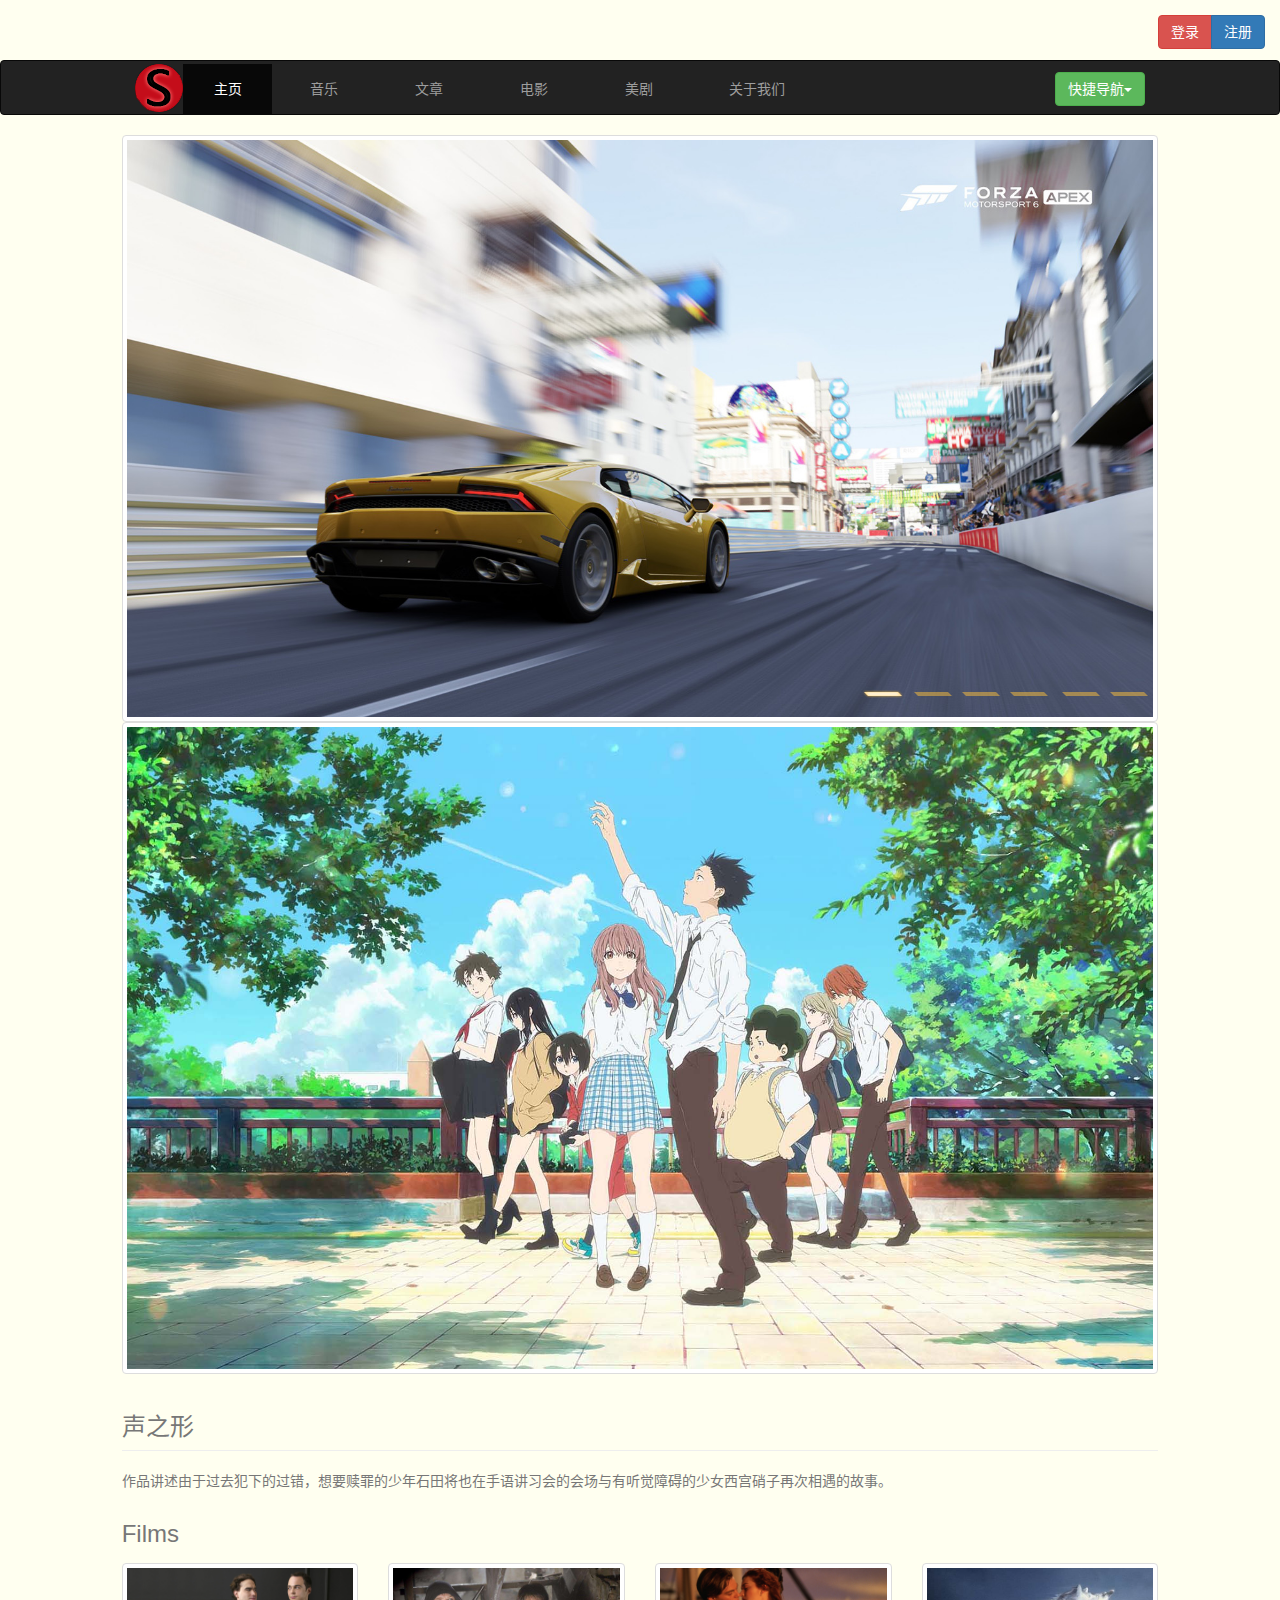
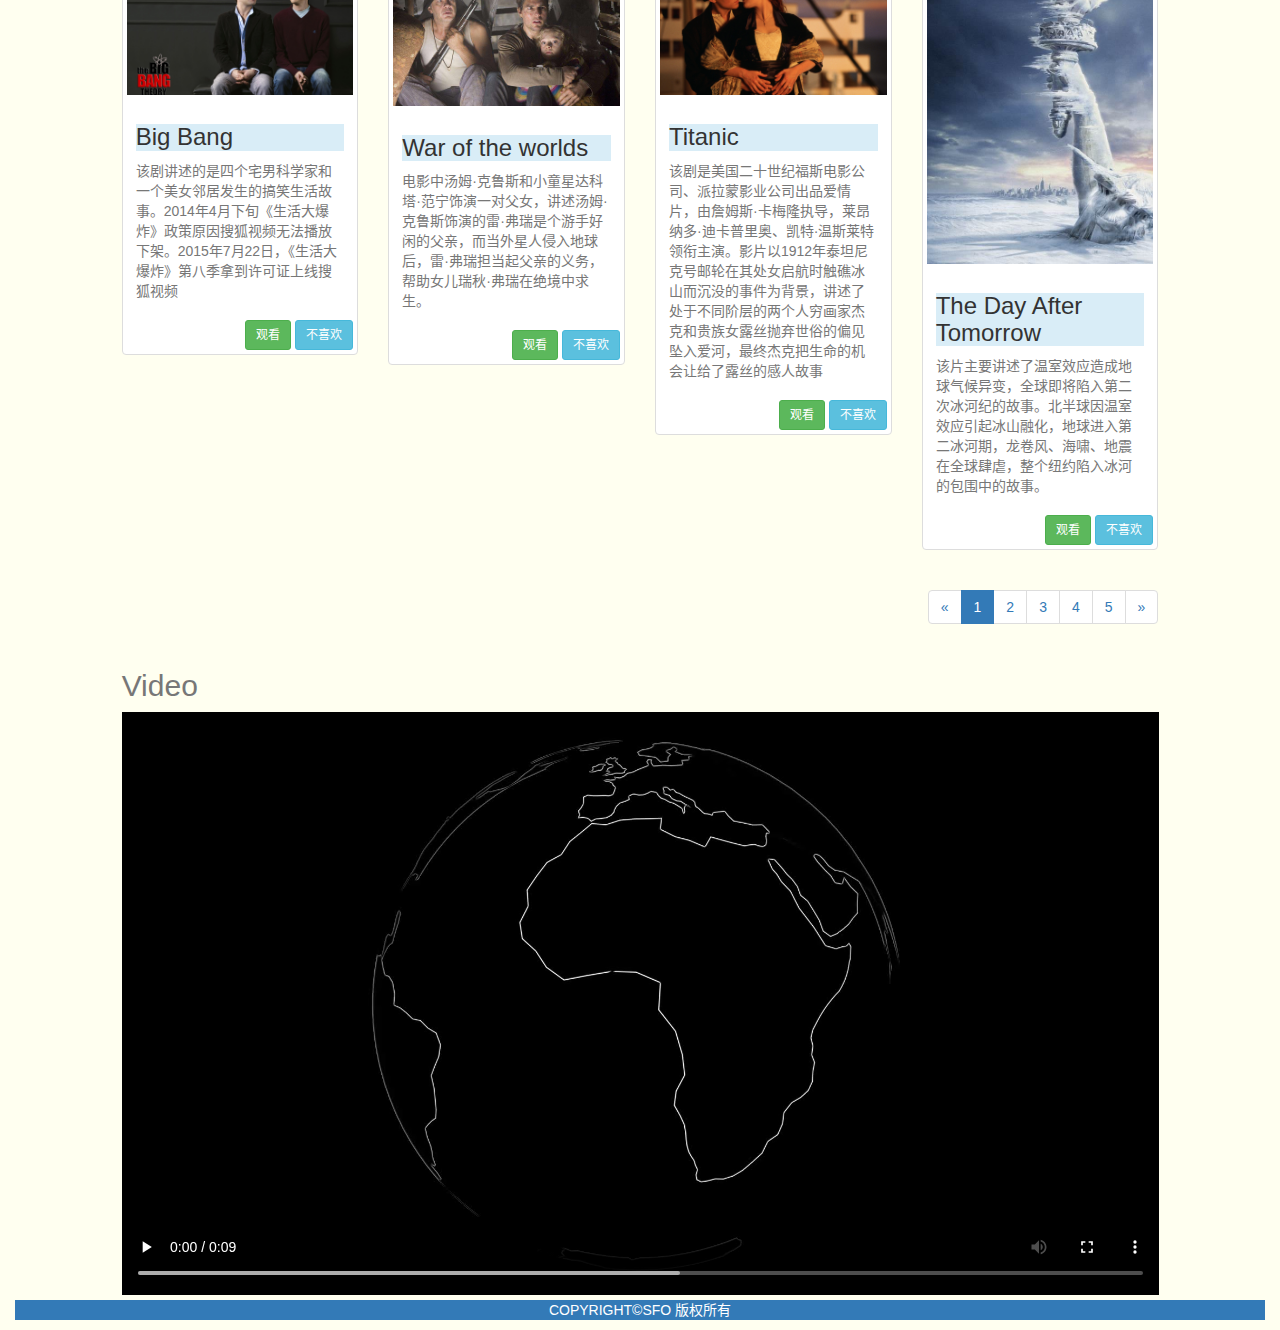
<file: index.html>
<!DOCTYPE html>
<html lang="zh-cn">
    <head>
        <meta charset="utf-8">
        <title>SFO's Blog</title>
        <link rel="icon" href="images/HP2.ico" type="image/x-icon" />
        <link rel="shortcut icon" href="images/HP2.ico" type="image/x-icon" />
        <meta name="viewport" content="width=device-width,initial-scale=1,user-scalable=no">
        <link rel="stylesheet" href="bootstrap/css/bootstrap.min.css">
        <script src="bootstrap/js/jquery.min.js"></script>
        <script src="bootstrap/js/bootstrap.min.js"></script>
        <script type="text/javascript">
        /*1.定时器，反复性定时器
          2.页面加载完成才会去切换图片，onload事件
          3.鼠标放到图片上，图片停止，鼠标离开，图片就会动起来
          4.鼠标放到列表上，图片停止到对应的图片上，背景颜色改变
          5.鼠标离开列表，图片自动切换，背景颜色也自动切换
        */
       //页面加载完成之后让图片自动动起来
         var dsq;
         var i=1;
         window.onload=init;
         function init(){
          var obj=document.getElementById("li1");
          obj.src="images/d2.png";
          dsq=window.setInterval("tupian()",1500);
         }
         //让图片自动切换的图片
         function tupian(){
          i++;
          if(i>6){
            i=1;
          }
          var obj=document.getElementById("d1");
          obj.src="images/dd_scroll_"+i+".jpg";
          ys();
          var yanse=document.getElementById("li"+i);
          yanse.src="images/d2.png";
         }
         //鼠标放上图片停止
         function stopTu(){
          window.clearInterval(dsq);
         }
         //鼠标离开图片自动切换
         function startTu(){
          dsq=window.setInterval("tupian()",1500);
         }
         //鼠标放到列表上，图片停止
         function tingTu(n,m){
          i=n;
          var obj=document.getElementById("d1");
          obj.src="images/dd_scroll_"+n+".jpg";
          window.clearInterval(dsq);
          ys();
          m.src="images/d2.png";
         }
         //鼠标离开列表，图片继续自动切换
         function dongTu(){
          dsq=window.setInterval("tupian()",1500);

         }
         function ys(){
          for(var j=1;j<=6;j++){
            var allobj=document.getElementById("li"+j);
            allobj.src="images/d1.png";
          }
         }
        </script>
        <style>
          *{
            margin:0;
            padding:0;
          }
          div[class*="col"]{
            /*border:1px solid #333333;*/
          }
          video{
            width:100%;
          }
          nav{

          }
          .gd{
           /* border:1px solid red;
            width:1604px;*/
            margin:0 auto;

          }
          .gl ul{
            margin:0;
            padding:0;
          }
          .gl ul li{
            padding:0;
            margin:0;
            line-height:30px;
          }
          .bxt{
            position:absolute;
            right:20px;
            bottom:10px;
          }
        </style>
    </head>
    <body style="background:ivory">
      <header style="width:100%;height:60px;">
        <div class="btn-group pull-right" style="padding:15px">
            <a href="sign-in.html" class="btn btn-danger" active>登录</a>
            <a href="sign-up.html" class="btn btn-primary" active>注册</a>
        </div>
      </header>
      <nav class="navbar navbar-default navbar-inverse">
        <div class="container-fluid">
          <div class="col-xs-10 col-sm-10 col-md-10 col-lg-10 col-xs-offset-1 col-sm-offset-1 col-md-offset-1 col-lg-offset-1">
            <div class="navbar-header">
              <a href="#"><img src="images/TP3.png" alt="tp"></a>
            </div>
            <div class="collapse navbar-collapse">
              <ul class="nav navbar-nav navbar-left">
                <li class="active"><a href="#">&nbsp;&nbsp;&nbsp;&nbsp;主页&nbsp;&nbsp;&nbsp;&nbsp;</a></li>
                <li><a href="#">&nbsp;&nbsp;&nbsp;&nbsp;&nbsp;&nbsp;音乐&nbsp;&nbsp;&nbsp;&nbsp;&nbsp;&nbsp;</a></li>
                <li><a href="#">&nbsp;&nbsp;&nbsp;&nbsp;&nbsp;&nbsp;文章&nbsp;&nbsp;&nbsp;&nbsp;&nbsp;&nbsp;</a></li>
                <li><a href="#">&nbsp;&nbsp;&nbsp;&nbsp;&nbsp;&nbsp;电影&nbsp;&nbsp;&nbsp;&nbsp;&nbsp;&nbsp;</a></li>
                <li><a href="#">&nbsp;&nbsp;&nbsp;&nbsp;&nbsp;&nbsp;美剧&nbsp;&nbsp;&nbsp;&nbsp;&nbsp;&nbsp;</a></li>
                <li><a href="#">&nbsp;&nbsp;&nbsp;&nbsp;&nbsp;&nbsp;关于我们&nbsp;&nbsp;&nbsp;&nbsp;&nbsp;&nbsp;</a></li>
              </ul>
              <ul class="nav navbar-nav navbar-right">
                <li class="dropdown">
                  <button class="btn btn-success navbar-btn" data-toggle="dropdown">快捷导航<span class="caret"></span></button>
                  <ul class="dropdown-menu navbar-right">
                    <li><a href="#">主页</a></li>
                    <li><a href="#">音乐</a></li>
                    <li><a href="#">文章</a></li>
                    <li><a href="#">电影</a></li>
                    <li><a href="#">美剧</a></li>
                  </ul>
                </li>
              </ul>
            </div>
          </div>
        </div>
      </nav>
      <div class="container-fluid" style="background:ivory;clear:both;">
        <div class="row">
          <!--这是滚动图片部分-->
          <div class="col-xs-10 col-sm-10 col-md-10 col-lg-10 col-xs-offset-1 col-sm-offset-1 col-md-offset-1 col-lg-offset-1">
            <img id="d1" src="images/dd_scroll_1.jpg" onmouseover="stopTu()" onmouseout="startTu()" class="img-responsive img-thumbnail">
            <div class="bxt">
              <ul class="list-unstyled list-inline">
                <li><img id="li1" onmouseover="tingTu(1,this)" onmouseout="dongTu()" src="images/d1.png"></li><!--
             --><li><img id="li2" onmouseover="tingTu(2,this)" onmouseout="dongTu()" src="images/d1.png"></li><!--
             --><li><img id="li3" onmouseover="tingTu(3,this)" onmouseout="dongTu()" src="images/d1.png"></li><!--
             --><li><img id="li4" onmouseover="tingTu(4,this)" onmouseout="dongTu()" src="images/d1.png"></li><!--                  -->
                <li><img id="li5" onmouseover="tingTu(5,this)" onmouseout="dongTu()" src="images/d1.png"></li><!--
             --><li><img id="li6" onmouseover="tingTu(6,this)" onmouseout="dongTu()" src="images/d1.png"></li>
              </ul>
            </div>
          </div>
        </div>
        <div class="row">
          <div class="col-xs-10 col-sm-10 col-md-10 col-lg-10 col-xs-offset-1 col-sm-offset-1 col-md-offset-1 col-lg-offset-1">
            <img src="images/szx3.jpg" alt="动漫" class="img-responsive img-thumbnail" />
            <h3 class="page-header text-muted">声之形</h3>
            <p class="text-muted">作品讲述由于过去犯下的过错，想要赎罪的少年石田将也在手语讲习会的会场与有听觉障碍的少女西宫硝子再次相遇的故事。
            </p>
          </div>
        </div>
        <div class="row">
          <div class="col-xs-10 col-sm-10 col-md-10 col-lg-10 col-xs-offset-1 col-sm-offset-1 col-md-offset-1 col-lg-offset-1">
            <h3 class="text-muted">Films</h3>
          </div>
        </div>
        <div class="row"  style="margin-top:6px">
          <div class="col-xs-10 col-sm-10 col-md-10 col-lg-10 col-xs-offset-1 col-sm-offset-1 col-md-offset-1 col-lg-offset-1">
            <div class="row">
              <div class="col-lg-3 col-md-4 col-sm-6 col-xs-6">
                <div class="thumbnail">
                  <img src="images/Bigbang6.jpg" alt="生活大爆炸" class="img-responsive">
                  <div class="caption">
                    <h3 class="bg-info">Big Bang</h3>
                    <p class="text-muted">该剧讲述的是四个宅男科学家和一个美女邻居发生的搞笑生活故事。2014年4月下旬《生活大爆炸》政策原因搜狐视频无法播放下架。2015年7月22日，《生活大爆炸》第八季拿到许可证上线搜狐视频</p>
                  </div>
                  <div class="text-right">
                    <button class="btn btn-success btn-sm">观看</button>
                    <button class="btn btn-info btn-sm">不喜欢</button>
                  </div>
                </div>
              </div>
                <div class="col-lg-3 col-md-4 col-sm-6 col-xs-6">
                  <div class="thumbnail">
                    <img src="images/ww1.jpg" alt="世界大战" class="img-responsive">
                    <div class="caption">
                      <h3 class="bg-info">War of the worlds</h3>
                      <p class="text-muted">电影中汤姆·克鲁斯和小童星达科塔·范宁饰演一对父女，讲述汤姆·克鲁斯饰演的雷·弗瑞是个游手好闲的父亲，而当外星人侵入地球后，雷·弗瑞担当起父亲的义务，帮助女儿瑞秋·弗瑞在绝境中求生。</p>
                    </div>
                    <div class="text-right">
                      <button class="btn btn-success btn-sm">观看</button>
                      <button class="btn btn-info btn-sm">不喜欢</button>
                    </div>
                  </div>
                </div>
                <div class="col-lg-3 col-md-4 col-sm-6 col-xs-6">
                  <div class="thumbnail">
                    <img src="images/Titanic1.jpg" alt="泰坦尼克号" class="img-responsive">
                    <div class="caption">
                      <h3 class="bg-info">Titanic</h3>
                      <p class="text-muted">该剧是美国二十世纪福斯电影公司、派拉蒙影业公司出品爱情片，由詹姆斯·卡梅隆执导，莱昂纳多·迪卡普里奥、凯特·温斯莱特领衔主演。影片以1912年泰坦尼克号邮轮在其处女启航时触礁冰山而沉没的事件为背景，讲述了处于不同阶层的两个人穷画家杰克和贵族女露丝抛弃世俗的偏见坠入爱河，最终杰克把生命的机会让给了露丝的感人故事</p>
                    </div>
                    <div class="text-right">
                      <button class="btn btn-success btn-sm">观看</button>
                      <button class="btn btn-info btn-sm">不喜欢</button>
                    </div>
                  </div>
                </div>
                <div class="col-lg-3 col-md-4 col-sm-6 col-xs-6">
                  <div class="thumbnail">
                    <img src="images/ht1.jpg" alt="后天" class="img-responsive">
                    <div class="caption">
                      <h3 class="bg-info">The Day After Tomorrow</h3>
                      <p class="text-muted">该片主要讲述了温室效应造成地球气候异变，全球即将陷入第二次冰河纪的故事。北半球因温室效应引起冰山融化，地球进入第二冰河期，龙卷风、海啸、地震在全球肆虐，整个纽约陷入冰河的包围中的故事。</p>
                    </div>
                    <div class="text-right">
                      <button class="btn btn-success btn-sm">观看</button>
                      <button class="btn btn-info btn-sm">不喜欢</button>
                    </div>
                  </div>
                </div>
              </div>
            </div>
          </div>
          <div class="row">
            <div class="col-xs-10 col-sm-10 col-md-10 col-lg-10 col-xs-offset-1 col-sm-offset-1 col-md-offset-1 col-lg-offset-1">
              <div class="pull-right">
                <ul class="pagination">
                  <li><a href="#">&laquo;</a></li>
                  <li class="active"><a href="#">1</a></li>
                  <li><a href="#">2</a></li>
                  <li><a href="#">3</a></li>
                  <li><a href="#">4</a></li>
                  <li><a href="#">5</a></li>
                  <li><a href="#">&raquo;</a></li>
                </ul>
              </div>
            </div>
          </div>
          <div class="row">
            <div class="col-xs-10 col-sm-10 col-md-10 col-lg-10 col-xs-offset-1 col-sm-offset-1 col-md-offset-1 col-lg-offset-1">
              <h2 class="text-muted">Video</h2>
              <table>
                <tr>
                  <td rowspan="2">
                    <video controls="controls">
                      <source src="videos/v1.mp4" type="video/mp4"></source>
                      <source src="videos/v2.webm" type="video/webm"></source>
                      <source src="videos/v3.ogg" type="video/ogg"></source>
                    </video>
                  </td>
                </tr>
              </table>
            </div>
          </div>
          <footer>
            <p class="text-center text-info bg-primary">COPYRIGHT&copy;SFO&nbsp;版权所有</p>
          </footer>
      </div>
    </body>
</html>
</file>
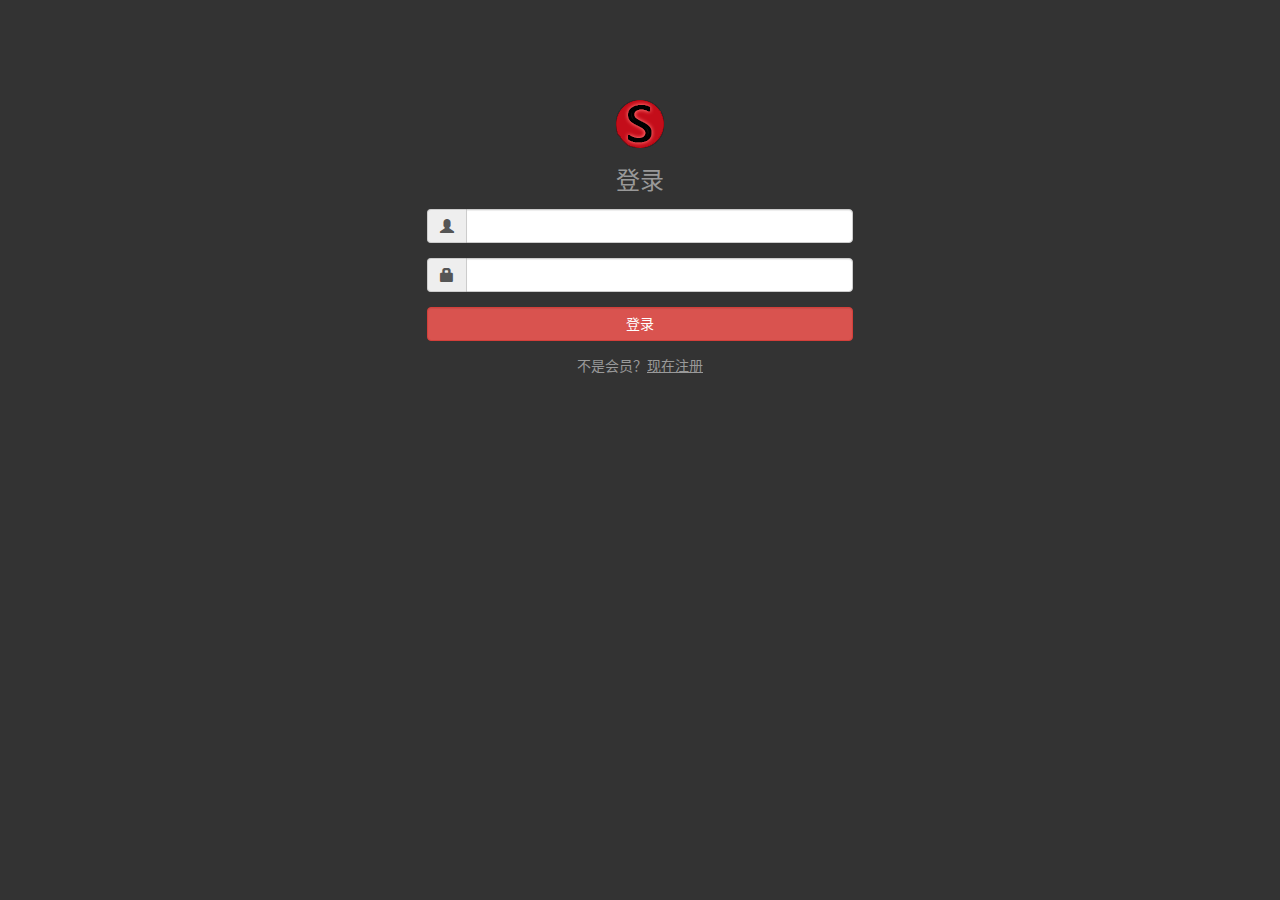
<file: sign-in.html>
<!DOCTYPE html>
<html lang="zh-cn">
    <head>
        <meta charset="utf-8">
        <title>S-Sign</title>
        <meta name="viewport" content="width=device-width,initial-scale=1,user-scalable=no">
        <link rel="stylesheet" href="bootstrap/css/bootstrap.min.css">
        <script src="bootstrap/js/jquery.min.js"></script>
        <script src="bootstrap/js/bootstrap.min.js"></script>
        <style>
          *{
            margin:0;
            padding:0;
          }
          .sign-in{
            /*width:480px;*/
            height:300px;
            margin:6% auto;
          }
          .bz{
            /*width:300px;*/
            margin:5px auto;
          }
          .sign-info{
            color:#999999;
          }
          .btn-m{
            padding:0;
          }
          a.sign-up:link{
            color:#999999;
          }
          a.sign-up:visited{
            color:#999999;
          }
          a.sign-up:hover{
            color:#aaaaaa;
          }
          a.sign-up:active{
            color:#999999;
          }
        </style>
    </head>
    <body style="background:#333333">
      <div class="container-fluid">
        <div class="sign-in">
          <div class="row">
            <div class="bz col-xs-12 col-sm-12 col-md-12 col-lg-12">
              <h1 class="text-center"><a href="index.html"><img src="images/TP3.png" alt="bz"></a></h1>
              <h3 class="text-center"><p class="sign-info">登录</p></h3>
            </div>
          </div>
          <form class="form-horizontal">
              <div class="form-group">
                <div class="wid input-group col-xs-8 col-sm-6 col-md-4 col-lg-4 col-xs-offset-2 col-sm-offset-3 col-md-offset-4 col-lg-offset-4">
                  <span class="input-group-addon"><span class="glyphicon glyphicon-user"></span></span>
                  <input type="text" name="username" class="form-control">
                </div>
              </div>
              <div class="form-group">
                <div class="input-group col-xs-8 col-sm-6 col-md-4 col-lg-4 col-xs-offset-2 col-sm-offset-3 col-md-offset-4 col-lg-offset-4">
                  <span class="input-group-addon"><span class="glyphicon glyphicon-lock"></span></span>
                  <input type="password" name="pwd" class="form-control">
                </div>
              </div>
              <div class="form-group">
                <div class="btn-m col-xs-8 col-sm-6 col-md-4 col-lg-4 col-xs-offset-2 col-sm-offset-3 col-md-offset-4 col-lg-offset-4">
                  <button type="submit" class="btn btn-danger form-control" active>登录</button>
                </div>
              </div>
          </form>
          <p class="text-center sign-info">不是会员？<u><a class="sign-up" href="index.html">现在注册</a></u></p>
        </div>
      </div>
    </body>
</html>
</file>
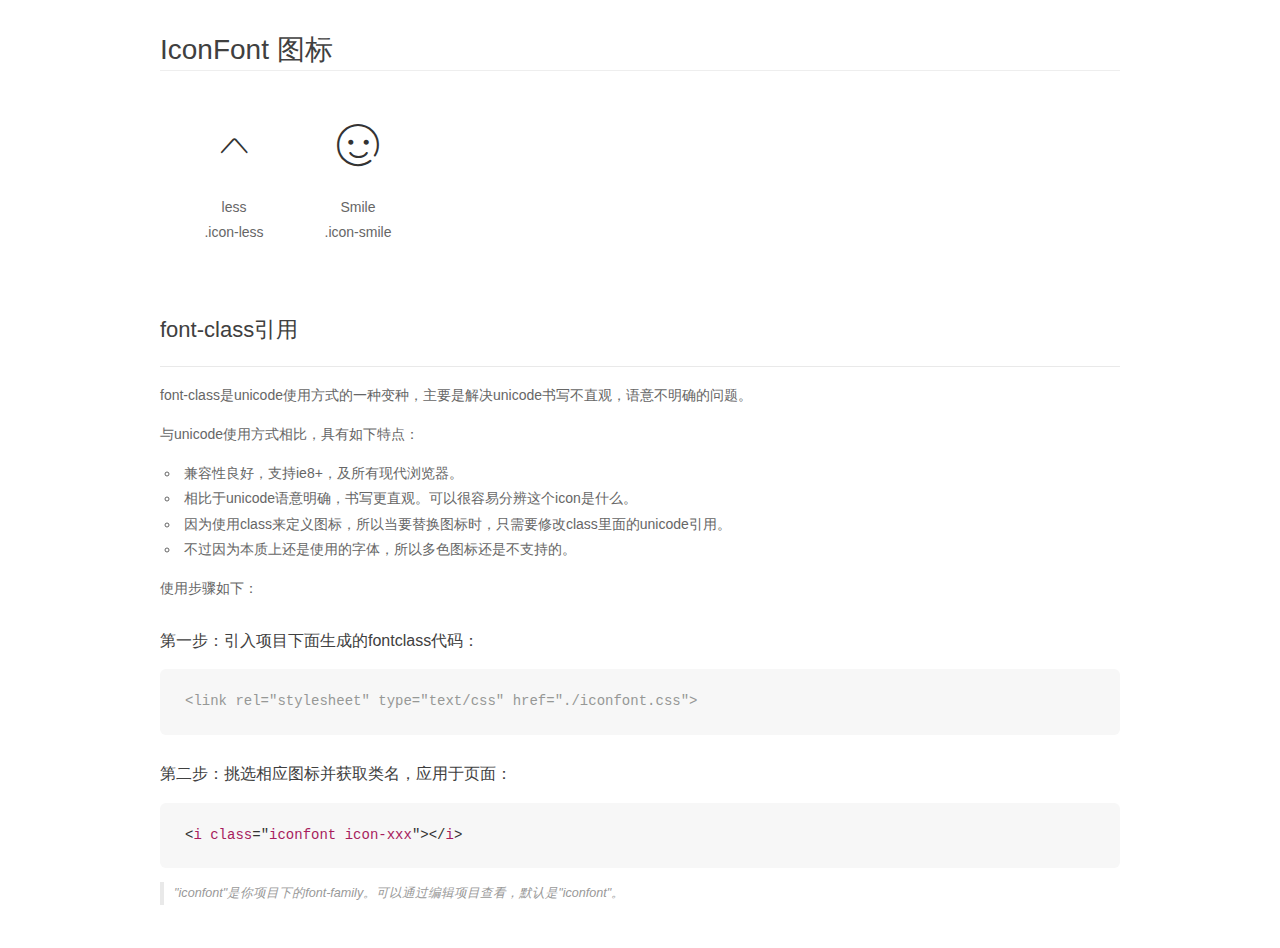
<file: font/download/font_pwmmq7czqjpds4i/demo_fontclass.html>
<!DOCTYPE html>
<html>
<head>
    <meta charset="utf-8"/>
    <title>IconFont</title>
    <link rel="stylesheet" href="demo.css">
    <link rel="stylesheet" href="iconfont.css">
</head>
<body>
    <div class="main markdown">
        <h1>IconFont 图标</h1>
        <ul class="icon_lists clear">
            
                <li>
                <i class="icon iconfont icon-less"></i>
                    <div class="name">less</div>
                    <div class="fontclass">.icon-less</div>
                </li>
            
                <li>
                <i class="icon iconfont icon-smile"></i>
                    <div class="name">Smile</div>
                    <div class="fontclass">.icon-smile</div>
                </li>
            
        </ul>

        <h2 id="font-class-">font-class引用</h2>
        <hr>

        <p>font-class是unicode使用方式的一种变种，主要是解决unicode书写不直观，语意不明确的问题。</p>
        <p>与unicode使用方式相比，具有如下特点：</p>
        <ul>
        <li>兼容性良好，支持ie8+，及所有现代浏览器。</li>
        <li>相比于unicode语意明确，书写更直观。可以很容易分辨这个icon是什么。</li>
        <li>因为使用class来定义图标，所以当要替换图标时，只需要修改class里面的unicode引用。</li>
        <li>不过因为本质上还是使用的字体，所以多色图标还是不支持的。</li>
        </ul>
        <p>使用步骤如下：</p>
        <h3 id="-fontclass-">第一步：引入项目下面生成的fontclass代码：</h3>


        <pre><code class="lang-js hljs javascript"><span class="hljs-comment">&lt;link rel="stylesheet" type="text/css" href="./iconfont.css"&gt;</span></code></pre>
        <h3 id="-">第二步：挑选相应图标并获取类名，应用于页面：</h3>
        <pre><code class="lang-css hljs">&lt;<span class="hljs-selector-tag">i</span> <span class="hljs-selector-tag">class</span>="<span class="hljs-selector-tag">iconfont</span> <span class="hljs-selector-tag">icon-xxx</span>"&gt;&lt;/<span class="hljs-selector-tag">i</span>&gt;</code></pre>
        <blockquote>
        <p>"iconfont"是你项目下的font-family。可以通过编辑项目查看，默认是"iconfont"。</p>
        </blockquote>
    </div>
</body>
</html>
</file>
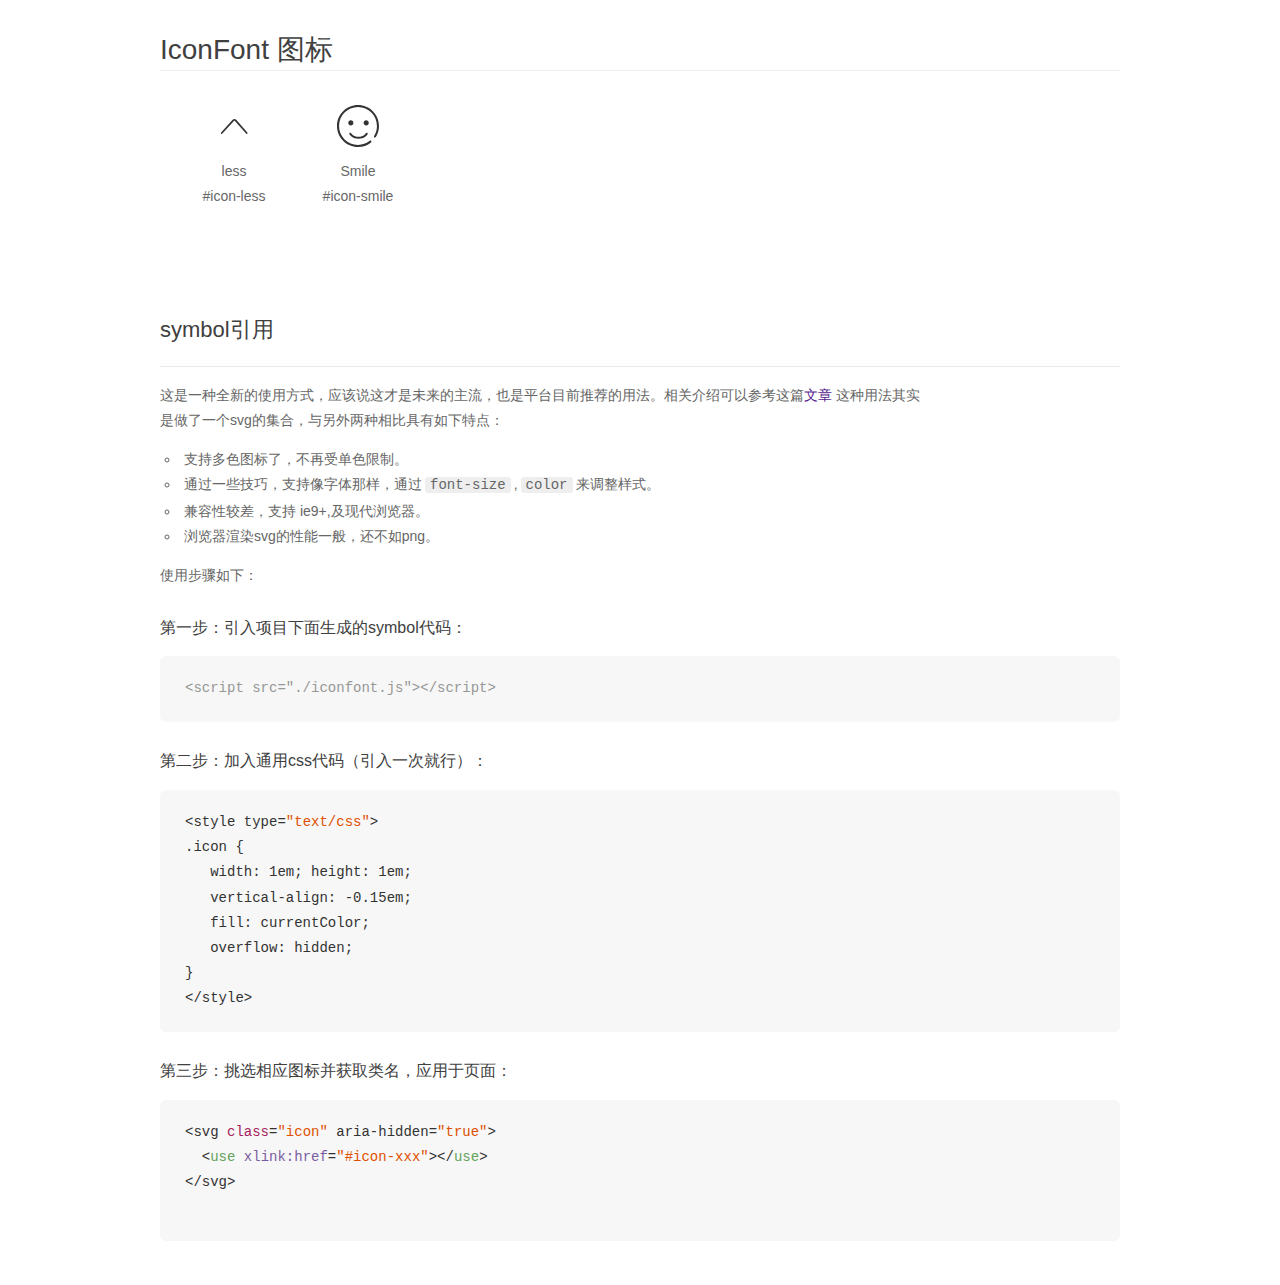
<file: font/download/font_pwmmq7czqjpds4i/demo_symbol.html>
<!DOCTYPE html>
<html>
<head>
    <meta charset="utf-8"/>
    <title>IconFont</title>
    <link rel="stylesheet" href="demo.css">
    <script src="iconfont.js"></script>

    <style type="text/css">
        .icon {
          /* 通过设置 font-size 来改变图标大小 */
          width: 1em; height: 1em;
          /* 图标和文字相邻时，垂直对齐 */
          vertical-align: -0.15em;
          /* 通过设置 color 来改变 SVG 的颜色/fill */
          fill: currentColor;
          /* path 和 stroke 溢出 viewBox 部分在 IE 下会显示
             normalize.css 中也包含这行 */
          overflow: hidden;
        }

    </style>
</head>
<body>
    <div class="main markdown">
        <h1>IconFont 图标</h1>
        <ul class="icon_lists clear">
            
                <li>
                    <svg class="icon" aria-hidden="true">
                        <use xlink:href="#icon-less"></use>
                    </svg>
                    <div class="name">less</div>
                    <div class="fontclass">#icon-less</div>
                </li>
            
                <li>
                    <svg class="icon" aria-hidden="true">
                        <use xlink:href="#icon-smile"></use>
                    </svg>
                    <div class="name">Smile</div>
                    <div class="fontclass">#icon-smile</div>
                </li>
            
        </ul>


        <h2 id="symbol-">symbol引用</h2>
        <hr>

        <p>这是一种全新的使用方式，应该说这才是未来的主流，也是平台目前推荐的用法。相关介绍可以参考这篇<a href="">文章</a>
        这种用法其实是做了一个svg的集合，与另外两种相比具有如下特点：</p>
        <ul>
          <li>支持多色图标了，不再受单色限制。</li>
          <li>通过一些技巧，支持像字体那样，通过<code>font-size</code>,<code>color</code>来调整样式。</li>
          <li>兼容性较差，支持 ie9+,及现代浏览器。</li>
          <li>浏览器渲染svg的性能一般，还不如png。</li>
        </ul>
        <p>使用步骤如下：</p>
        <h3 id="-symbol-">第一步：引入项目下面生成的symbol代码：</h3>
        <pre><code class="lang-js hljs javascript"><span class="hljs-comment">&lt;script src="./iconfont.js"&gt;&lt;/script&gt;</span></code></pre>
        <h3 id="-css-">第二步：加入通用css代码（引入一次就行）：</h3>
        <pre><code class="lang-js hljs javascript">&lt;style type=<span class="hljs-string">"text/css"</span>&gt;
.icon {
   width: <span class="hljs-number">1</span>em; height: <span class="hljs-number">1</span>em;
   vertical-align: <span class="hljs-number">-0.15</span>em;
   fill: currentColor;
   overflow: hidden;
}
&lt;<span class="hljs-regexp">/style&gt;</span></code></pre>
        <h3 id="-">第三步：挑选相应图标并获取类名，应用于页面：</h3>
        <pre><code class="lang-js hljs javascript">&lt;svg <span class="hljs-class"><span class="hljs-keyword">class</span></span>=<span class="hljs-string">"icon"</span> aria-hidden=<span class="hljs-string">"true"</span>&gt;<span class="xml"><span class="hljs-tag">
  &lt;<span class="hljs-name">use</span> <span class="hljs-attr">xlink:href</span>=<span class="hljs-string">"#icon-xxx"</span>&gt;</span><span class="hljs-tag">&lt;/<span class="hljs-name">use</span>&gt;</span>
</span>&lt;<span class="hljs-regexp">/svg&gt;
        </span></code></pre>
    </div>
</body>
</html>
</file>
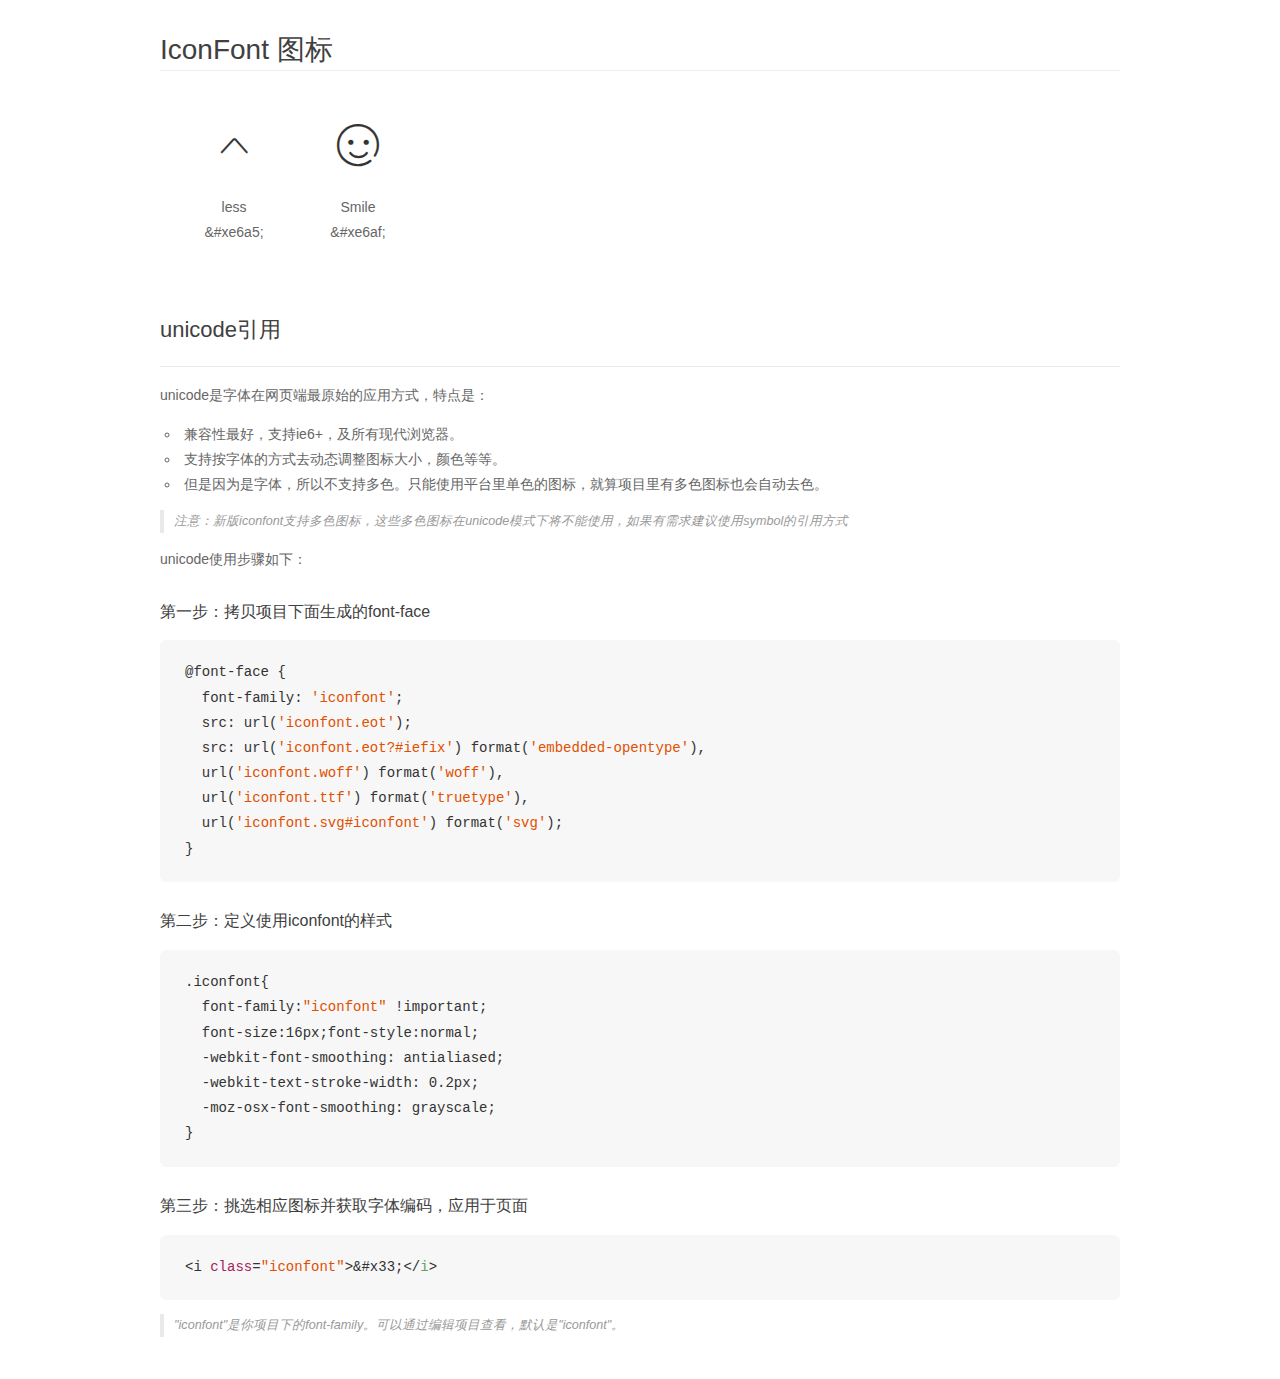
<file: font/download/font_pwmmq7czqjpds4i/demo_unicode.html>
<!DOCTYPE html>
<html>
<head>
    <meta charset="utf-8"/>
    <title>IconFont</title>
    <link rel="stylesheet" href="demo.css">

    <style type="text/css">

        @font-face {font-family: "iconfont";
          src: url('iconfont.eot'); /* IE9*/
          src: url('iconfont.eot#iefix') format('embedded-opentype'), /* IE6-IE8 */
          url('iconfont.woff') format('woff'), /* chrome, firefox */
          url('iconfont.ttf') format('truetype'), /* chrome, firefox, opera, Safari, Android, iOS 4.2+*/
          url('iconfont.svg#iconfont') format('svg'); /* iOS 4.1- */
        }

        .iconfont {
          font-family:"iconfont" !important;
          font-size:16px;
          font-style:normal;
          -webkit-font-smoothing: antialiased;
          -webkit-text-stroke-width: 0.2px;
          -moz-osx-font-smoothing: grayscale;
        }

    </style>
</head>
<body>
    <div class="main markdown">
        <h1>IconFont 图标</h1>
        <ul class="icon_lists clear">
            
                <li>
                <i class="icon iconfont">&#xe6a5;</i>
                    <div class="name">less</div>
                    <div class="code">&amp;#xe6a5;</div>
                </li>
            
                <li>
                <i class="icon iconfont">&#xe6af;</i>
                    <div class="name">Smile</div>
                    <div class="code">&amp;#xe6af;</div>
                </li>
            
        </ul>
        <h2 id="unicode-">unicode引用</h2>
        <hr>

        <p>unicode是字体在网页端最原始的应用方式，特点是：</p>
        <ul>
        <li>兼容性最好，支持ie6+，及所有现代浏览器。</li>
        <li>支持按字体的方式去动态调整图标大小，颜色等等。</li>
        <li>但是因为是字体，所以不支持多色。只能使用平台里单色的图标，就算项目里有多色图标也会自动去色。</li>
        </ul>
        <blockquote>
        <p>注意：新版iconfont支持多色图标，这些多色图标在unicode模式下将不能使用，如果有需求建议使用symbol的引用方式</p>
        </blockquote>
        <p>unicode使用步骤如下：</p>
        <h3 id="-font-face">第一步：拷贝项目下面生成的font-face</h3>
        <pre><code class="lang-js hljs javascript">@font-face {
  font-family: <span class="hljs-string">'iconfont'</span>;
  src: url(<span class="hljs-string">'iconfont.eot'</span>);
  src: url(<span class="hljs-string">'iconfont.eot?#iefix'</span>) format(<span class="hljs-string">'embedded-opentype'</span>),
  url(<span class="hljs-string">'iconfont.woff'</span>) format(<span class="hljs-string">'woff'</span>),
  url(<span class="hljs-string">'iconfont.ttf'</span>) format(<span class="hljs-string">'truetype'</span>),
  url(<span class="hljs-string">'iconfont.svg#iconfont'</span>) format(<span class="hljs-string">'svg'</span>);
}
</code></pre>
        <h3 id="-iconfont-">第二步：定义使用iconfont的样式</h3>
        <pre><code class="lang-js hljs javascript">.iconfont{
  font-family:<span class="hljs-string">"iconfont"</span> !important;
  font-size:<span class="hljs-number">16</span>px;font-style:normal;
  -webkit-font-smoothing: antialiased;
  -webkit-text-stroke-width: <span class="hljs-number">0.2</span>px;
  -moz-osx-font-smoothing: grayscale;
}
</code></pre>
        <h3 id="-">第三步：挑选相应图标并获取字体编码，应用于页面</h3>
        <pre><code class="lang-js hljs javascript">&lt;i <span class="hljs-class"><span class="hljs-keyword">class</span></span>=<span class="hljs-string">"iconfont"</span>&gt;&amp;#x33;<span class="xml"><span class="hljs-tag">&lt;/<span class="hljs-name">i</span>&gt;</span></span></code></pre>

        <blockquote>
        <p>"iconfont"是你项目下的font-family。可以通过编辑项目查看，默认是"iconfont"。</p>
        </blockquote>
    </div>


</body>
</html>
</file>
<file: font/download/font_pwmmq7czqjpds4i/iconfont.css>
@font-face {font-family: "iconfont";
  src: url('iconfont.eot?t=1510296988667'); /* IE9*/
  src: url('iconfont.eot?t=1510296988667#iefix') format('embedded-opentype'), /* IE6-IE8 */
  url('[data-uri]') format('woff'),
  url('iconfont.ttf?t=1510296988667') format('truetype'), /* chrome, firefox, opera, Safari, Android, iOS 4.2+*/
  url('iconfont.svg?t=1510296988667#iconfont') format('svg'); /* iOS 4.1- */
}

.iconfont {
  font-family:"iconfont" !important;
  font-size:16px;
  font-style:normal;
  -webkit-font-smoothing: antialiased;
  -moz-osx-font-smoothing: grayscale;
}

.icon-less:before { content: "\e6a5"; }

.icon-smile:before { content: "\e6af"; }
</file>
<file: font/download/font_pwmmq7czqjpds4i/demo.css>
*{margin: 0;padding: 0;list-style: none;}
/*
KISSY CSS Reset
理念：1. reset 的目的不是清除浏览器的默认样式，这仅是部分工作。清除和重置是紧密不可分的。
2. reset 的目的不是让默认样式在所有浏览器下一致，而是减少默认样式有可能带来的问题。
3. reset 期望提供一套普适通用的基础样式。但没有银弹，推荐根据具体需求，裁剪和修改后再使用。
特色：1. 适应中文；2. 基于最新主流浏览器。
维护：玉伯<lifesinger@gmail.com>, 正淳<ragecarrier@gmail.com>
 */

/** 清除内外边距 **/
body, h1, h2, h3, h4, h5, h6, hr, p, blockquote, /* structural elements 结构元素 */
dl, dt, dd, ul, ol, li, /* list elements 列表元素 */
pre, /* text formatting elements 文本格式元素 */
form, fieldset, legend, button, input, textarea, /* form elements 表单元素 */
th, td /* table elements 表格元素 */ {
  margin: 0;
  padding: 0;
}

/** 设置默认字体 **/
body,
button, input, select, textarea /* for ie */ {
  font: 12px/1.5 tahoma, arial, \5b8b\4f53, sans-serif;
}
h1, h2, h3, h4, h5, h6 { font-size: 100%; }
address, cite, dfn, em, var { font-style: normal; } /* 将斜体扶正 */
code, kbd, pre, samp { font-family: courier new, courier, monospace; } /* 统一等宽字体 */
small { font-size: 12px; } /* 小于 12px 的中文很难阅读，让 small 正常化 */

/** 重置列表元素 **/
ul, ol { list-style: none; }

/** 重置文本格式元素 **/
a { text-decoration: none; }
a:hover { text-decoration: underline; }


/** 重置表单元素 **/
legend { color: #000; } /* for ie6 */
fieldset, img { border: 0; } /* img 搭车：让链接里的 img 无边框 */
button, input, select, textarea { font-size: 100%; } /* 使得表单元素在 ie 下能继承字体大小 */
/* 注：optgroup 无法扶正 */

/** 重置表格元素 **/
table { border-collapse: collapse; border-spacing: 0; }

/* 清除浮动 */
.ks-clear:after, .clear:after {
  content: '\20';
  display: block;
  height: 0;
  clear: both;
}
.ks-clear, .clear {
  *zoom: 1;
}

.main {
  padding: 30px 100px;
width: 960px;
margin: 0 auto;
}
.main h1{font-size:36px; color:#333; text-align:left;margin-bottom:30px; border-bottom: 1px solid #eee;}

.helps{margin-top:40px;}
.helps pre{
  padding:20px;
  margin:10px 0;
  border:solid 1px #e7e1cd;
  background-color: #fffdef;
  overflow: auto;
}

.icon_lists{
  width: 100% !important;

}

.icon_lists li{
  float:left;
  width: 100px;
  height:180px;
  text-align: center;
  list-style: none !important;
}
.icon_lists .icon{
  font-size: 42px;
  line-height: 100px;
  margin: 10px 0;
  color:#333;
  -webkit-transition: font-size 0.25s ease-out 0s;
  -moz-transition: font-size 0.25s ease-out 0s;
  transition: font-size 0.25s ease-out 0s;

}
.icon_lists .icon:hover{
  font-size: 100px;
}



.markdown {
  color: #666;
  font-size: 14px;
  line-height: 1.8;
}

.highlight {
  line-height: 1.5;
}

.markdown img {
  vertical-align: middle;
  max-width: 100%;
}

.markdown h1 {
  color: #404040;
  font-weight: 500;
  line-height: 40px;
  margin-bottom: 24px;
}

.markdown h2,
.markdown h3,
.markdown h4,
.markdown h5,
.markdown h6 {
  color: #404040;
  margin: 1.6em 0 0.6em 0;
  font-weight: 500;
  clear: both;
}

.markdown h1 {
  font-size: 28px;
}

.markdown h2 {
  font-size: 22px;
}

.markdown h3 {
  font-size: 16px;
}

.markdown h4 {
  font-size: 14px;
}

.markdown h5 {
  font-size: 12px;
}

.markdown h6 {
  font-size: 12px;
}

.markdown hr {
  height: 1px;
  border: 0;
  background: #e9e9e9;
  margin: 16px 0;
  clear: both;
}

.markdown p,
.markdown pre {
  margin: 1em 0;
}

.markdown > p,
.markdown > blockquote,
.markdown > .highlight,
.markdown > ol,
.markdown > ul {
  width: 80%;
}

.markdown ul > li {
  list-style: circle;
}

.markdown > ul li,
.markdown blockquote ul > li {
  margin-left: 20px;
  padding-left: 4px;
}

.markdown > ul li p,
.markdown > ol li p {
  margin: 0.6em 0;
}

.markdown ol > li {
  list-style: decimal;
}

.markdown > ol li,
.markdown blockquote ol > li {
  margin-left: 20px;
  padding-left: 4px;
}

.markdown code {
  margin: 0 3px;
  padding: 0 5px;
  background: #eee;
  border-radius: 3px;
}

.markdown pre {
  border-radius: 6px;
  background: #f7f7f7;
  padding: 20px;
}

.markdown pre code {
  border: none;
  background: #f7f7f7;
  margin: 0;
}

.markdown strong,
.markdown b {
  font-weight: 600;
}

.markdown > table {
  border-collapse: collapse;
  border-spacing: 0px;
  empty-cells: show;
  border: 1px solid #e9e9e9;
  width: 95%;
  margin-bottom: 24px;
}

.markdown > table th {
  white-space: nowrap;
  color: #333;
  font-weight: 600;

}

.markdown > table th,
.markdown > table td {
  border: 1px solid #e9e9e9;
  padding: 8px 16px;
  text-align: left;
}

.markdown > table th {
  background: #F7F7F7;
}

.markdown blockquote {
  font-size: 90%;
  color: #999;
  border-left: 4px solid #e9e9e9;
  padding-left: 0.8em;
  margin: 1em 0;
  font-style: italic;
}

.markdown blockquote p {
  margin: 0;
}

.markdown .anchor {
  opacity: 0;
  transition: opacity 0.3s ease;
  margin-left: 8px;
}

.markdown .waiting {
  color: #ccc;
}

.markdown h1:hover .anchor,
.markdown h2:hover .anchor,
.markdown h3:hover .anchor,
.markdown h4:hover .anchor,
.markdown h5:hover .anchor,
.markdown h6:hover .anchor {
  opacity: 1;
  display: inline-block;
}

.markdown > br,
.markdown > p > br {
  clear: both;
}


.hljs {
  display: block;
  background: white;
  padding: 0.5em;
  color: #333333;
  overflow-x: auto;
}

.hljs-comment,
.hljs-meta {
  color: #969896;
}

.hljs-string,
.hljs-variable,
.hljs-template-variable,
.hljs-strong,
.hljs-emphasis,
.hljs-quote {
  color: #df5000;
}

.hljs-keyword,
.hljs-selector-tag,
.hljs-type {
  color: #a71d5d;
}

.hljs-literal,
.hljs-symbol,
.hljs-bullet,
.hljs-attribute {
  color: #0086b3;
}

.hljs-section,
.hljs-name {
  color: #63a35c;
}

.hljs-tag {
  color: #333333;
}

.hljs-title,
.hljs-attr,
.hljs-selector-id,
.hljs-selector-class,
.hljs-selector-attr,
.hljs-selector-pseudo {
  color: #795da3;
}

.hljs-addition {
  color: #55a532;
  background-color: #eaffea;
}

.hljs-deletion {
  color: #bd2c00;
  background-color: #ffecec;
}

.hljs-link {
  text-decoration: underline;
}

pre{
  background: #fff;
}
</file>
